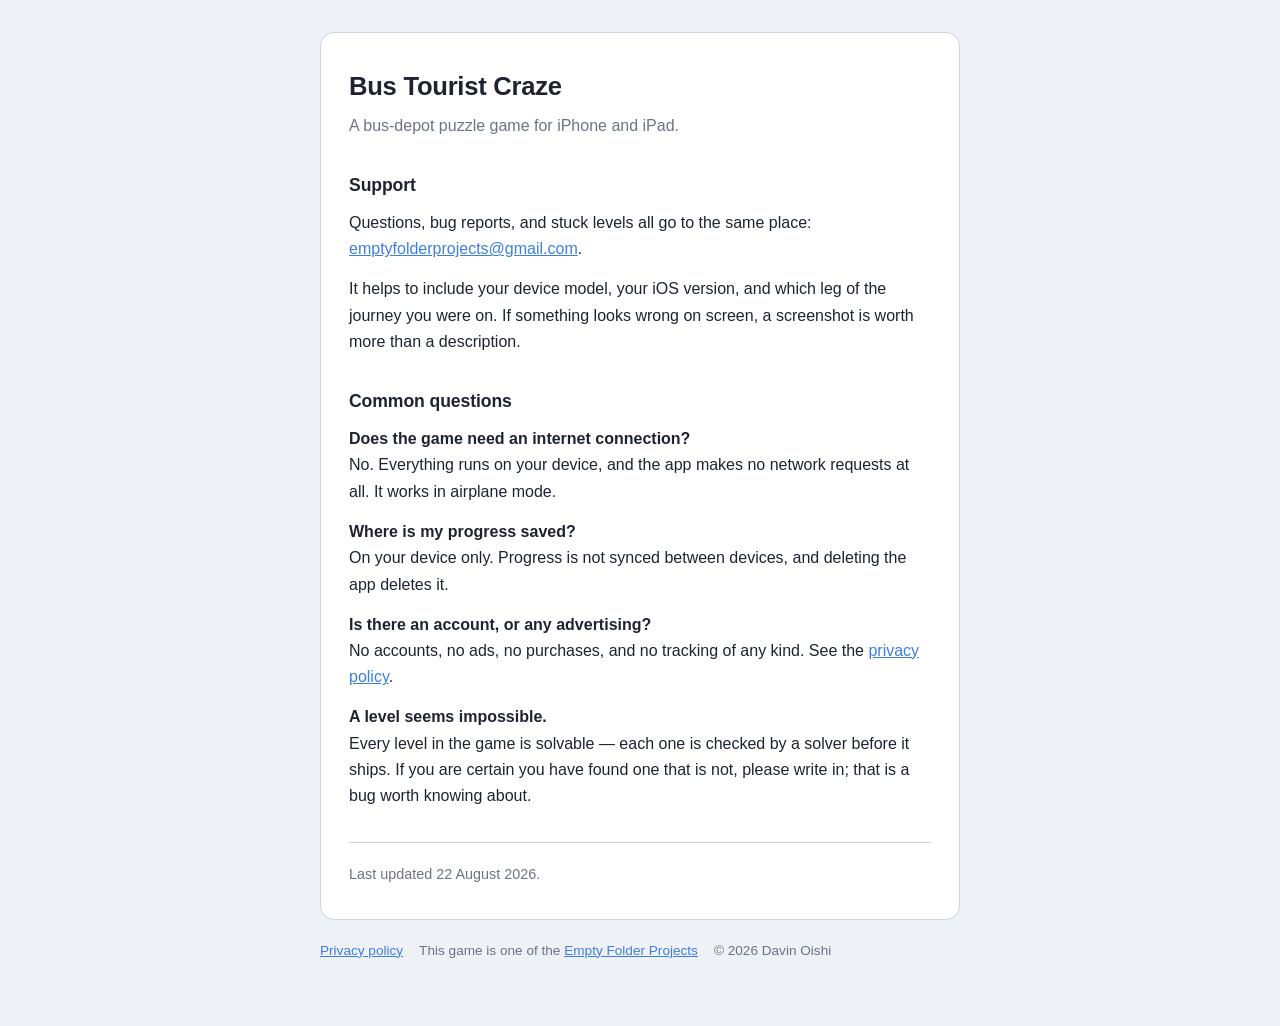
<file: index.html>
<!DOCTYPE html>
<html lang="en">
<head>
<meta charset="utf-8">
<meta name="viewport" content="width=device-width, initial-scale=1">
<title>Bus Tourist Craze — Support</title>
<meta name="description" content="Support and contact for Bus Tourist Craze, a bus-depot puzzle game for iPhone and iPad.">
<link rel="stylesheet" href="style.css">
</head>
<body>
<main>
  <header>
    <h1>Bus Tourist Craze</h1>
    <p class="tagline">A bus-depot puzzle game for iPhone and iPad.</p>
  </header>

  <h2>Support</h2>
  <p>
    Questions, bug reports, and stuck levels all go to the same place:
    <a href="mailto:emptyfolderprojects@gmail.com">emptyfolderprojects@gmail.com</a>.
  </p>
  <p>
    It helps to include your device model, your iOS version, and which leg of the
    journey you were on. If something looks wrong on screen, a screenshot is worth
    more than a description.
  </p>

  <h2>Common questions</h2>

  <p><strong>Does the game need an internet connection?</strong><br>
  No. Everything runs on your device, and the app makes no network requests at all.
  It works in airplane mode.</p>

  <p><strong>Where is my progress saved?</strong><br>
  On your device only. Progress is not synced between devices, and deleting the app
  deletes it.</p>

  <p><strong>Is there an account, or any advertising?</strong><br>
  No accounts, no ads, no purchases, and no tracking of any kind. See the
  <a href="privacy.html">privacy policy</a>.</p>

  <p><strong>A level seems impossible.</strong><br>
  Every level in the game is solvable — each one is checked by a solver before it
  ships. If you are certain you have found one that is not, please write in; that
  is a bug worth knowing about.</p>

  <div class="updated">
    Last updated 22 August 2026.
  </div>
</main>

<footer>
  <a href="privacy.html">Privacy policy</a>
  <span>This game is one of the <a href="https://emptyfolderprojects.ca">Empty Folder Projects</a></span>
  <span>© 2026 Davin Oishi</span>
</footer>
</body>
</html>
</file>
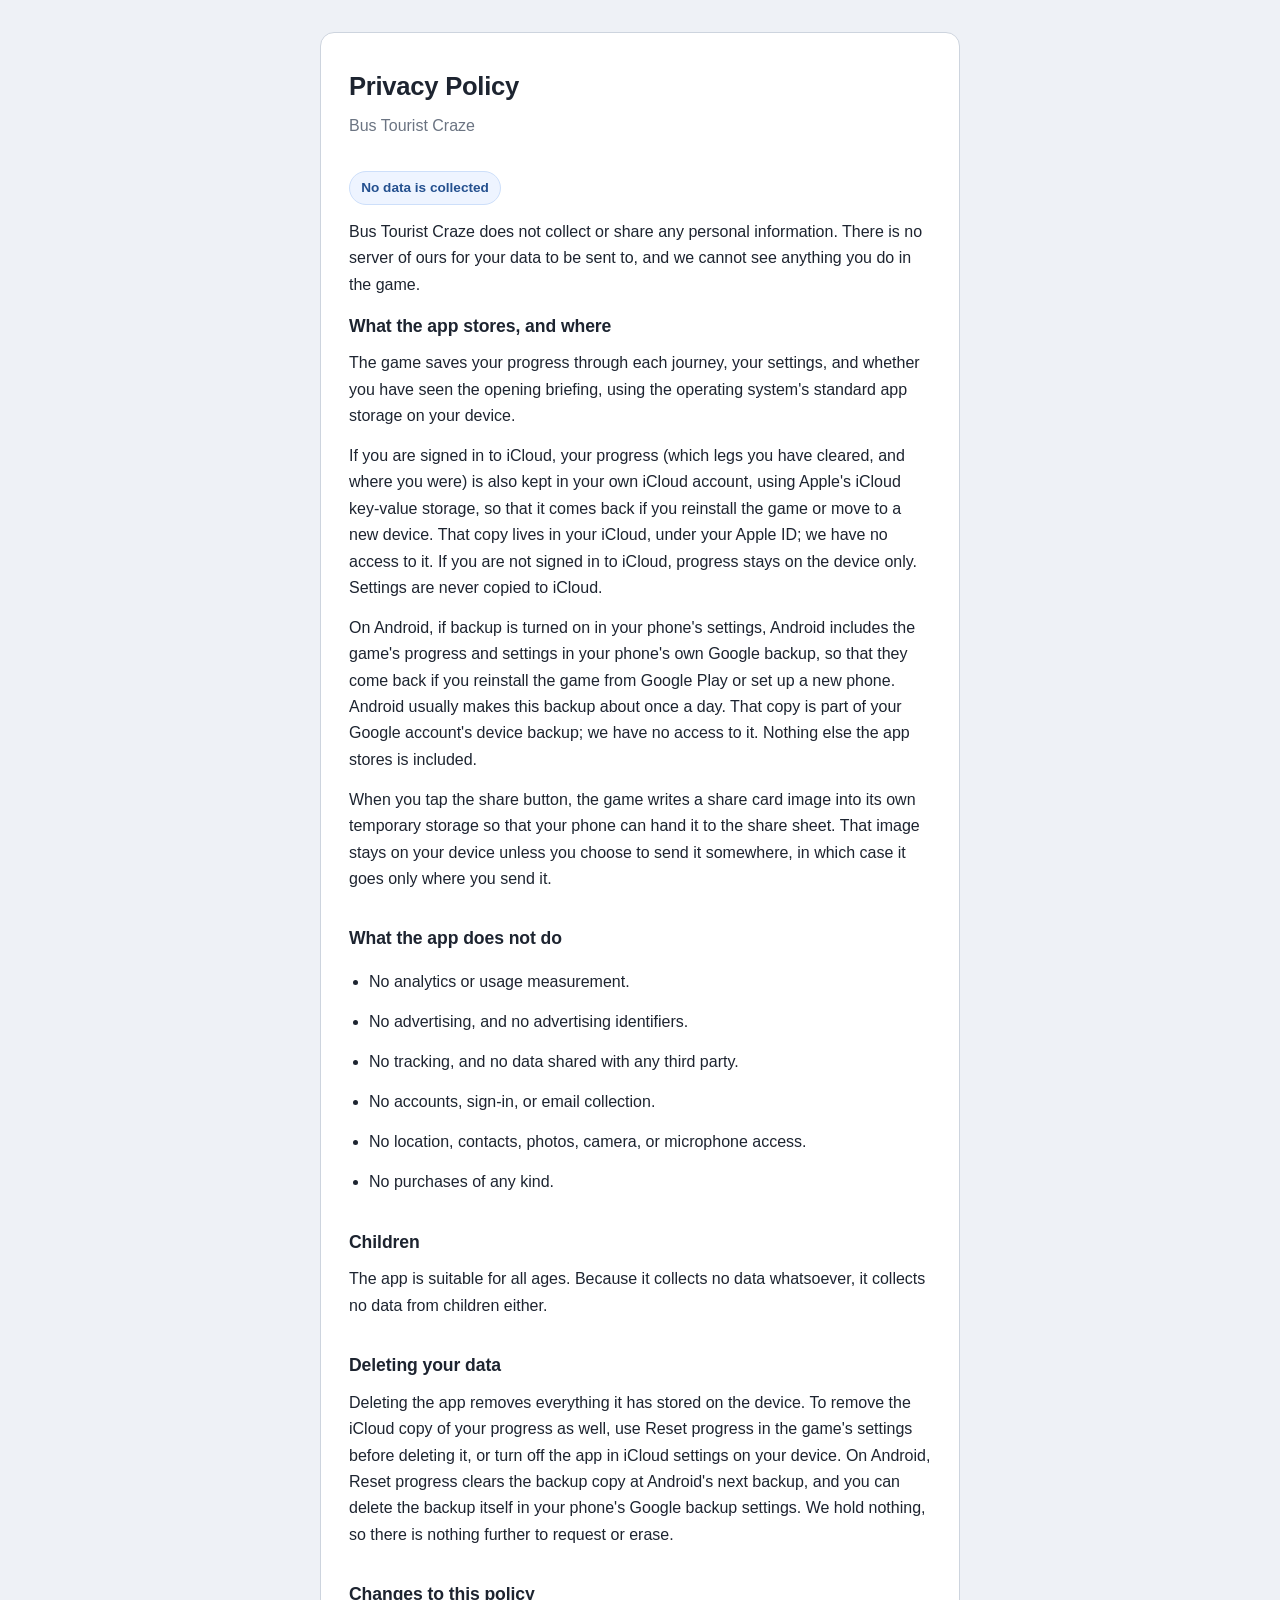
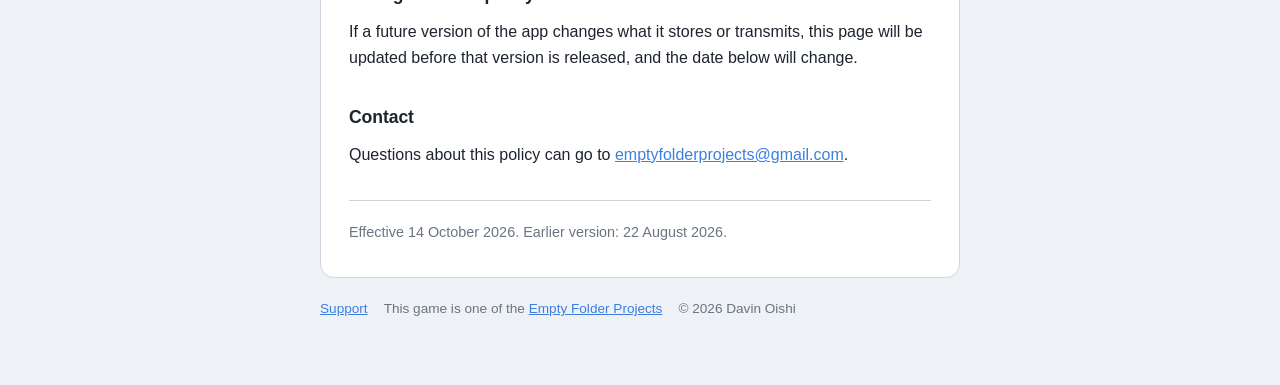
<file: privacy.html>
<!DOCTYPE html>
<html lang="en">
<head>
<meta charset="utf-8">
<meta name="viewport" content="width=device-width, initial-scale=1">
<title>Bus Tourist Craze — Privacy Policy</title>
<meta name="description" content="Privacy policy for Bus Tourist Craze. No data is collected. Progress is kept on your device and, if you use iCloud or Android backup, in your own backup.">
<link rel="stylesheet" href="style.css">
</head>
<body>
<main>
  <header>
    <h1>Privacy Policy</h1>
    <p class="tagline">Bus Tourist Craze</p>
  </header>

  <p><span class="stamp">No data is collected</span></p>

  <p>
    Bus Tourist Craze does not collect or share any personal information. There
    is no server of ours for your data to be sent to, and we cannot see anything
    you do in the game.
  </p>

  <h2>What the app stores, and where</h2>
  <p>
    The game saves your progress through each journey, your settings, and whether
    you have seen the opening briefing, using the operating system's standard app
    storage on your device.
  </p>
  <p>
    If you are signed in to iCloud, your progress (which legs you have cleared, and
    where you were) is also kept in your own iCloud account, using Apple's iCloud
    key-value storage, so that it comes back if you reinstall the game or move to a
    new device. That copy lives in your iCloud, under your Apple ID; we have no
    access to it. If you are not signed in to iCloud, progress stays on the device
    only. Settings are never copied to iCloud.
  </p>
  <p>
    On Android, if backup is turned on in your phone's settings, Android includes the
    game's progress and settings in your phone's own Google backup, so that they come
    back if you reinstall the game from Google Play or set up a new phone. Android
    usually makes this backup about once a day. That copy is part of your Google
    account's device backup; we have no access to it. Nothing else the app stores is
    included.
  </p>
  <p>
    When you tap the share button, the game writes a share card image into its own
    temporary storage so that your phone can hand it to the share sheet. That image stays
    on your device unless you choose to send it somewhere, in which case it goes
    only where you send it.
  </p>

  <h2>What the app does not do</h2>
  <ul>
    <li>No analytics or usage measurement.</li>
    <li>No advertising, and no advertising identifiers.</li>
    <li>No tracking, and no data shared with any third party.</li>
    <li>No accounts, sign-in, or email collection.</li>
    <li>No location, contacts, photos, camera, or microphone access.</li>
    <li>No purchases of any kind.</li>
  </ul>

  <h2>Children</h2>
  <p>
    The app is suitable for all ages. Because it collects no data whatsoever, it
    collects no data from children either.
  </p>

  <h2>Deleting your data</h2>
  <p>
    Deleting the app removes everything it has stored on the device. To remove the
    iCloud copy of your progress as well, use Reset progress in the game's
    settings before deleting it, or turn off the app in iCloud settings on your
    device. On Android, Reset progress clears the backup copy at Android's next
    backup, and you can delete the backup itself in your phone's Google backup
    settings. We hold nothing, so there is nothing further to request or erase.
  </p>

  <h2>Changes to this policy</h2>
  <p>
    If a future version of the app changes what it stores or transmits, this page
    will be updated before that version is released, and the date below will
    change.
  </p>

  <h2>Contact</h2>
  <p>
    Questions about this policy can go to
    <a href="mailto:emptyfolderprojects@gmail.com">emptyfolderprojects@gmail.com</a>.
  </p>

  <div class="updated">
    Effective 14 October 2026. Earlier version: 22 August 2026.
  </div>
</main>

<footer>
  <a href="index.html">Support</a>
  <span>This game is one of the <a href="https://emptyfolderprojects.ca">Empty Folder Projects</a></span>
  <span>© 2026 Davin Oishi</span>
</footer>
</body>
</html>
</file>
<file: style.css>
/* The game's own palette, from web/style.css, so the pages read as part of the
   same thing rather than a generic legal boilerplate page. */
:root {
  --bg: #eef1f6;
  --panel: #ffffff;
  --ink: #1d2430;
  --muted: #6b7482;
  --line: #cdd4de;
  --azure: #3d7fe0;
  --amber: #e8a72c;
}

* { box-sizing: border-box; }

body {
  margin: 0;
  padding: 2rem 1.25rem 4rem;
  background: var(--bg);
  color: var(--ink);
  font: 16px/1.65 -apple-system, BlinkMacSystemFont, "Segoe UI", Roboto,
        "Helvetica Neue", Arial, sans-serif;
  -webkit-text-size-adjust: 100%;
}

main {
  max-width: 40rem;
  margin: 0 auto;
  background: var(--panel);
  border: 1px solid var(--line);
  border-radius: 14px;
  padding: 2rem 1.75rem;
}

header { margin-bottom: 2rem; }

h1 {
  margin: 0 0 .35rem;
  font-size: 1.6rem;
  letter-spacing: -0.01em;
}

.tagline { margin: 0; color: var(--muted); }

h2 {
  margin: 2rem 0 .6rem;
  font-size: 1.1rem;
  letter-spacing: -0.005em;
}

h2:first-of-type { margin-top: 0; }

p, li { margin: 0 0 .85rem; }

ul { padding-left: 1.25rem; }

a { color: var(--azure); }

a:hover { text-decoration: none; }

.stamp {
  display: inline-block;
  padding: .3rem .7rem;
  border-radius: 999px;
  background: #eef4ff;
  border: 1px solid #cddffa;
  color: #24508f;
  font-size: .85rem;
  font-weight: 600;
}

footer {
  max-width: 40rem;
  margin: 1.25rem auto 0;
  color: var(--muted);
  font-size: .85rem;
  display: flex;
  gap: 1rem;
  flex-wrap: wrap;
}

.updated {
  margin-top: 2rem;
  padding-top: 1.25rem;
  border-top: 1px solid var(--line);
  color: var(--muted);
  font-size: .9rem;
}

@media (prefers-color-scheme: dark) {
  :root {
    --bg: #171b22;
    --panel: #1f242d;
    --ink: #e7ebf2;
    --muted: #9aa4b2;
    --line: #333c49;
  }
  .stamp { background: #1c2a42; border-color: #2c4468; color: #9ec2f7; }
  a { color: #7fb0f5; }
}
</file>
